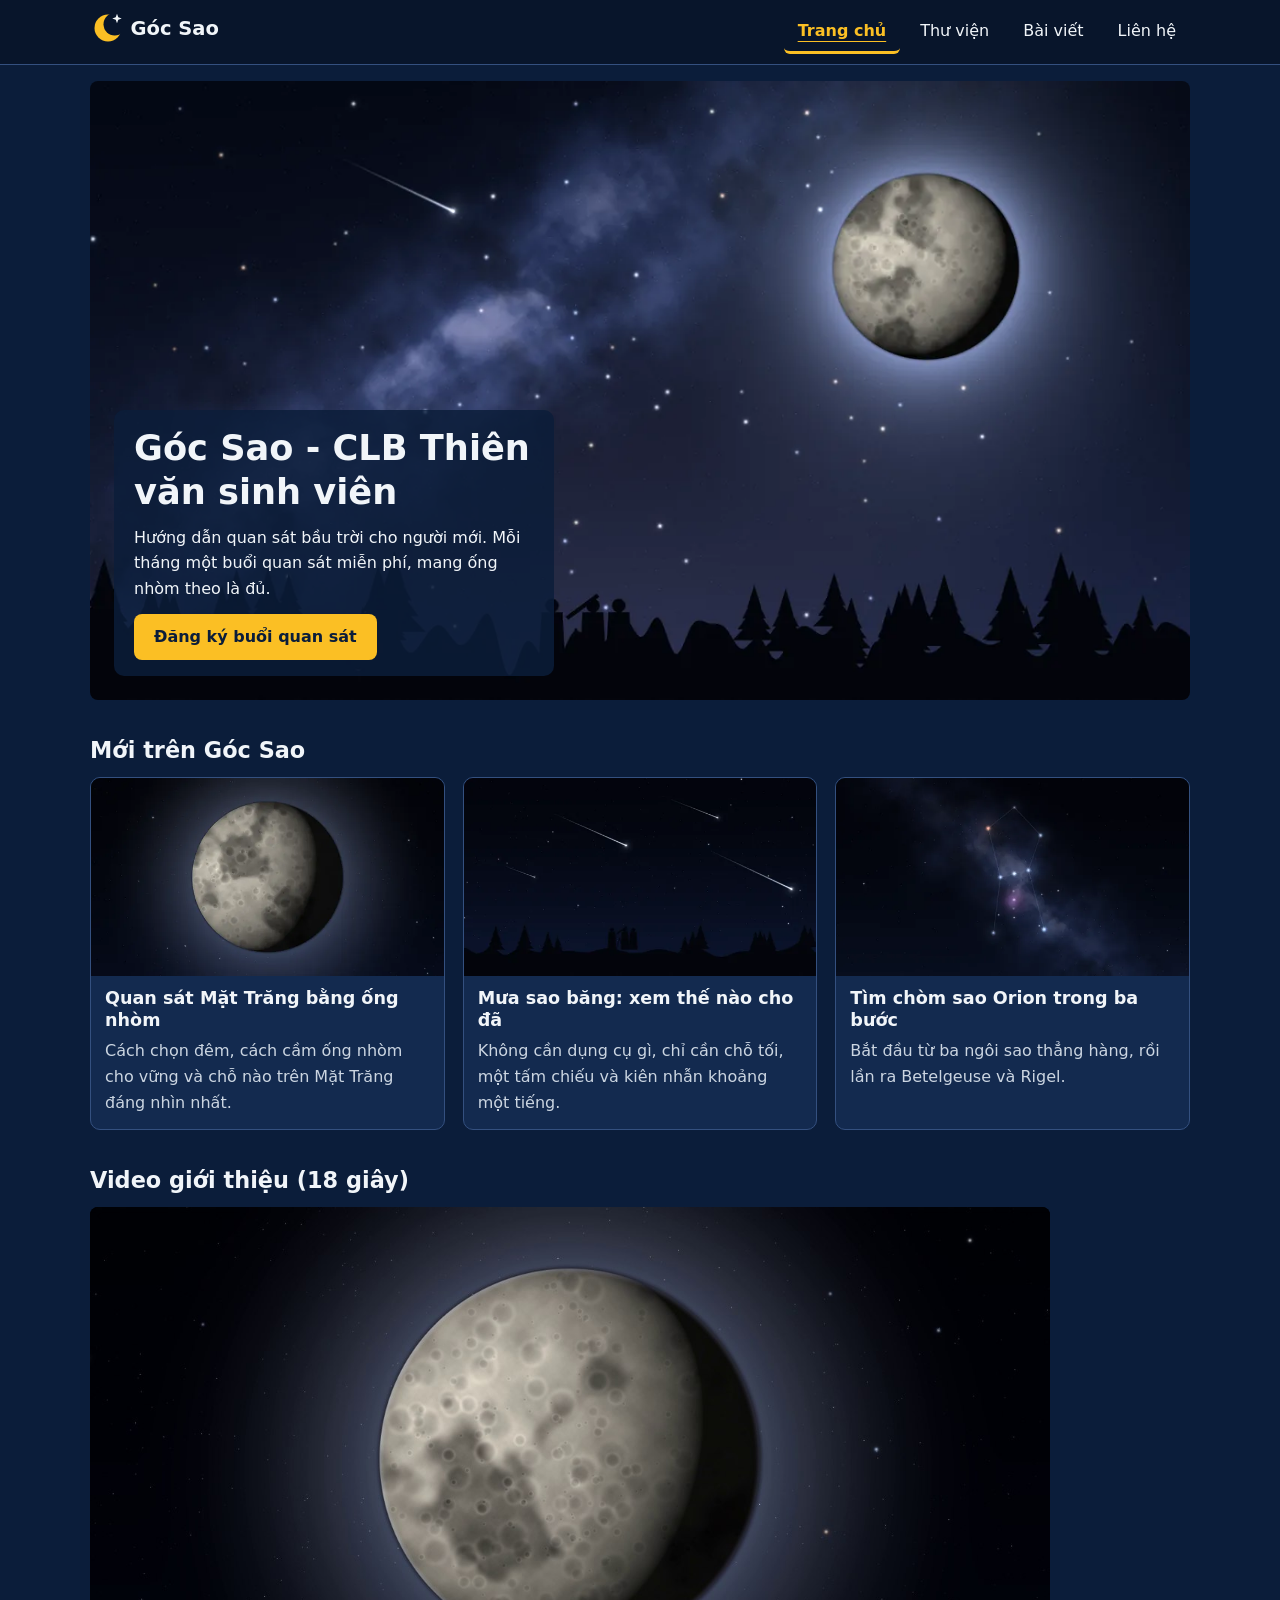
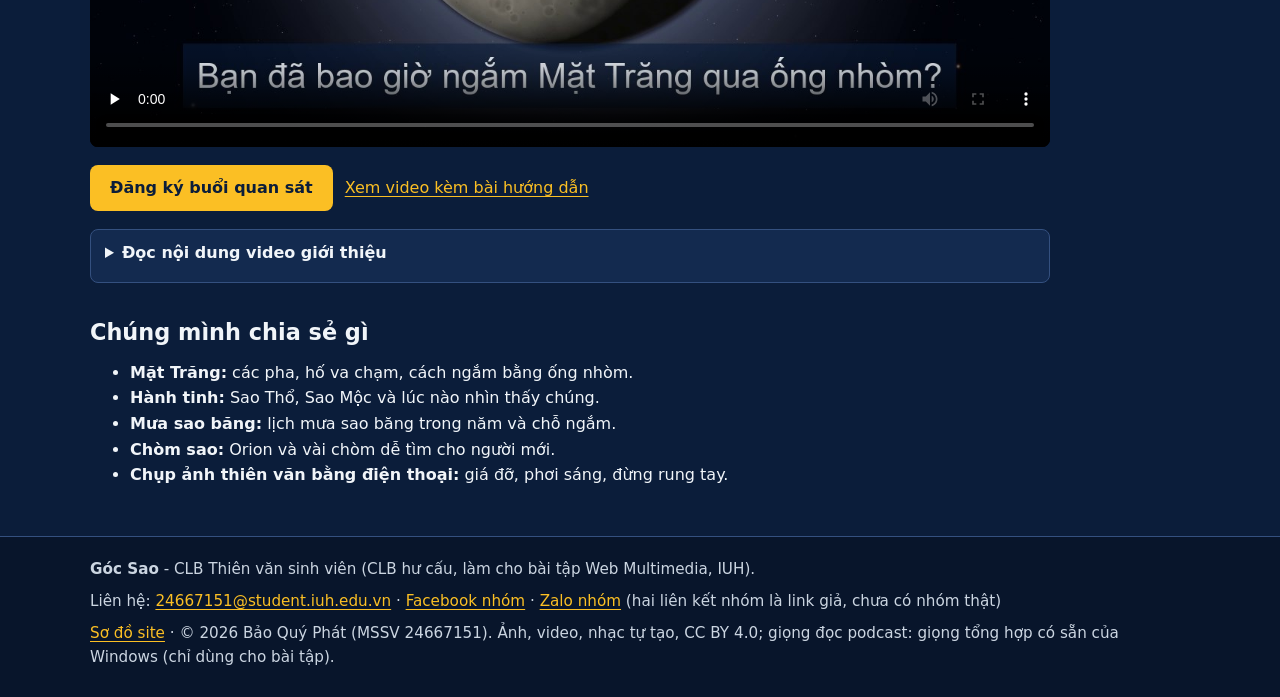
<file: index.html>
<!doctype html>
<html lang="vi">
<head>
<meta charset="utf-8">
<meta name="viewport" content="width=device-width, initial-scale=1">
<title>Trang chủ - Góc Sao</title>
<meta name="description" content="Góc Sao là CLB Thiên văn sinh viên: hướng dẫn quan sát bầu trời cho người mới và buổi quan sát miễn phí mỗi tháng.">
<link rel="icon" href="img/logo.svg" type="image/svg+xml">
<link rel="stylesheet" href="css/site.css">
<link rel="preload" as="image" type="image/webp" href="img/hero-800.webp" imagesrcset="img/hero-480.webp 480w, img/hero-800.webp 800w, img/hero-1200.webp 1200w" imagesizes="(min-width: 1132px) 1100px, 100vw" fetchpriority="high">
</head>
<body>
<a class="skip" href="#noidung">Bỏ qua, tới nội dung chính</a>
<header class="site-header">
  <div class="wrap bar">
    <a class="brand" href="index.html"><img src="img/logo.svg" alt="Góc Sao - về trang chủ" width="150" height="36"></a>
    <nav aria-label="Menu chính">
      <ul class="menu">
        <li><a href="index.html" aria-current="page">Trang chủ</a></li>
        <li><a href="thu-vien.html">Thư viện</a></li>
        <li><a href="bai-viet.html">Bài viết</a></li>
        <li><a href="lien-he.html">Liên hệ</a></li>
      </ul>
    </nav>
  </div>
</header>
<main id="noidung" class="wrap" tabindex="-1">
  <section class="hero" aria-labelledby="tieu-de">
    <picture>
      <source type="image/webp" srcset="img/hero-480.webp 480w, img/hero-800.webp 800w, img/hero-1200.webp 1200w" sizes="(min-width: 1132px) 1100px, 100vw">
      <img src="img/hero-800.jpg" width="800" height="450" alt="Bầu trời đêm có dải Ngân Hà mờ, Mặt Trăng gần tròn ở góc phải, một vệt sao băng và bóng vài người đứng dưới hàng thông cạnh kính thiên văn" fetchpriority="high">
    </picture>
    <div class="hero-text">
      <h1 id="tieu-de">Góc Sao - CLB Thiên văn sinh viên</h1>
      <p>Hướng dẫn quan sát bầu trời cho người mới. Mỗi tháng một buổi quan sát miễn phí, mang ống nhòm theo là đủ.</p>
      <a class="btn" href="lien-he.html">Đăng ký buổi quan sát</a>
    </div>
  </section>

  <section aria-labelledby="tin">
    <h2 id="tin">Mới trên Góc Sao</h2>
    <ul class="cards">
        <li class="card">
          <a class="card-link" href="bai-viet.html">
            <img src="img/tv-mat-trang-320.webp" srcset="img/tv-mat-trang-320.webp 320w, img/tv-mat-trang.webp 640w" sizes="(min-width: 1100px) 340px, (min-width: 768px) 46vw, 100vw" width="640" height="360" alt="" loading="lazy" decoding="async">
            <h3>Quan sát Mặt Trăng bằng ống nhòm</h3>
          </a>
          <p>Cách chọn đêm, cách cầm ống nhòm cho vững và chỗ nào trên Mặt Trăng đáng nhìn nhất.</p>
        </li>
        <li class="card">
          <a class="card-link" href="thu-vien.html">
            <img src="img/tv-sao-bang-320.webp" srcset="img/tv-sao-bang-320.webp 320w, img/tv-sao-bang.webp 640w" sizes="(min-width: 1100px) 340px, (min-width: 768px) 46vw, 100vw" width="640" height="360" alt="" loading="lazy" decoding="async">
            <h3>Mưa sao băng: xem thế nào cho đã</h3>
          </a>
          <p>Không cần dụng cụ gì, chỉ cần chỗ tối, một tấm chiếu và kiên nhẫn khoảng một tiếng.</p>
        </li>
        <li class="card">
          <a class="card-link" href="thu-vien.html">
            <img src="img/tv-orion-320.webp" srcset="img/tv-orion-320.webp 320w, img/tv-orion.webp 640w" sizes="(min-width: 1100px) 340px, (min-width: 768px) 46vw, 100vw" width="640" height="360" alt="" loading="lazy" decoding="async">
            <h3>Tìm chòm sao Orion trong ba bước</h3>
          </a>
          <p>Bắt đầu từ ba ngôi sao thẳng hàng, rồi lần ra Betelgeuse và Rigel.</p>
        </li>
    </ul>
  </section>

  <section aria-labelledby="gioi-thieu">
    <h2 id="gioi-thieu">Video giới thiệu (18 giây)</h2>
    <div class="video-frame">
      <video id="v" controls preload="none" poster="video/poster.jpg" width="1280" height="720">
        <source src="video/gioi-thieu.mp4" type="video/mp4">
        <source src="video/gioi-thieu.webm" type="video/webm">
        <track kind="subtitles" src="video/gioi-thieu-vi.vtt" srclang="vi" label="Tiếng Việt" default>
        <p>Trình duyệt không phát được video. Tải về: <a href="video/gioi-thieu.mp4">MP4</a> hoặc <a href="video/gioi-thieu.webm">WebM</a>.</p>
      </video>
      <div class="actions">
        <a class="btn" href="lien-he.html">Đăng ký buổi quan sát</a>
        <a href="bai-viet.html#video">Xem video kèm bài hướng dẫn</a>
      </div>
      <details>
        <summary>Đọc nội dung video giới thiệu</summary>
        <p>Video 18 giây, không có lời thoại, chỉ có nhạc nền. Nội dung theo từng đoạn:</p>
        <ol>
          <li><strong>0 - 3 giây:</strong> Nền trời đêm nhiều sao, biểu tượng trăng khuyết vàng cùng ngôi sao trắng hiện dần. Chữ trên hình: "Góc Sao". Nhạc nền êm bắt đầu.</li>
          <li><strong>3 - 7 giây:</strong> Mặt Trăng to dần, chuyển động rất chậm. Chữ: "Bạn đã bao giờ ngắm Mặt Trăng qua ống nhòm?"</li>
          <li><strong>7 - 11 giây:</strong> Sao Thổ có vành đai xoay nhẹ giữa nền sao. Chữ: "Hành tinh, chòm sao, mưa sao băng…"</li>
          <li><strong>11 - 15 giây:</strong> Vài vệt sao băng chạy chéo màn hình, dải Ngân Hà mờ phía sau, có tiếng vút nhẹ. Chữ: "Mỗi tháng một buổi quan sát miễn phí"</li>
          <li><strong>15 - 18 giây:</strong> Logo trăng khuyết và chữ "Góc Sao", bên dưới là lời kêu gọi màu vàng: "Đăng ký tại trang Liên hệ". Nhạc nhỏ dần rồi tắt.</li>
        </ol>
      </details>
    </div>
  </section>

  <section aria-labelledby="chu-de">
    <h2 id="chu-de">Chúng mình chia sẻ gì</h2>
    <ul>
      <li><strong>Mặt Trăng:</strong> các pha, hố va chạm, cách ngắm bằng ống nhòm.</li>
      <li><strong>Hành tinh:</strong> Sao Thổ, Sao Mộc và lúc nào nhìn thấy chúng.</li>
      <li><strong>Mưa sao băng:</strong> lịch mưa sao băng trong năm và chỗ ngắm.</li>
      <li><strong>Chòm sao:</strong> Orion và vài chòm dễ tìm cho người mới.</li>
      <li><strong>Chụp ảnh thiên văn bằng điện thoại:</strong> giá đỡ, phơi sáng, đừng rung tay.</li>
    </ul>
  </section>
</main>
<footer class="site-footer">
  <div class="wrap">
    <p><strong>Góc Sao</strong> - CLB Thiên văn sinh viên (CLB hư cấu, làm cho bài tập Web Multimedia, IUH).</p>
    <p>Liên hệ: <a href="mailto:24667151@student.iuh.edu.vn">24667151@student.iuh.edu.vn</a> ·
      <a href="#">Facebook nhóm</a> · <a href="#">Zalo nhóm</a> (hai liên kết nhóm là link giả, chưa có nhóm thật)</p>
    <p><a href="so-do-site.html">Sơ đồ site</a> · © 2026 Bảo Quý Phát (MSSV 24667151). Ảnh, video, nhạc tự tạo, CC BY 4.0; giọng đọc podcast: giọng tổng hợp có sẵn của Windows (chỉ dùng cho bài tập).</p>
  </div>
</footer>
</body>
</html>
</file>
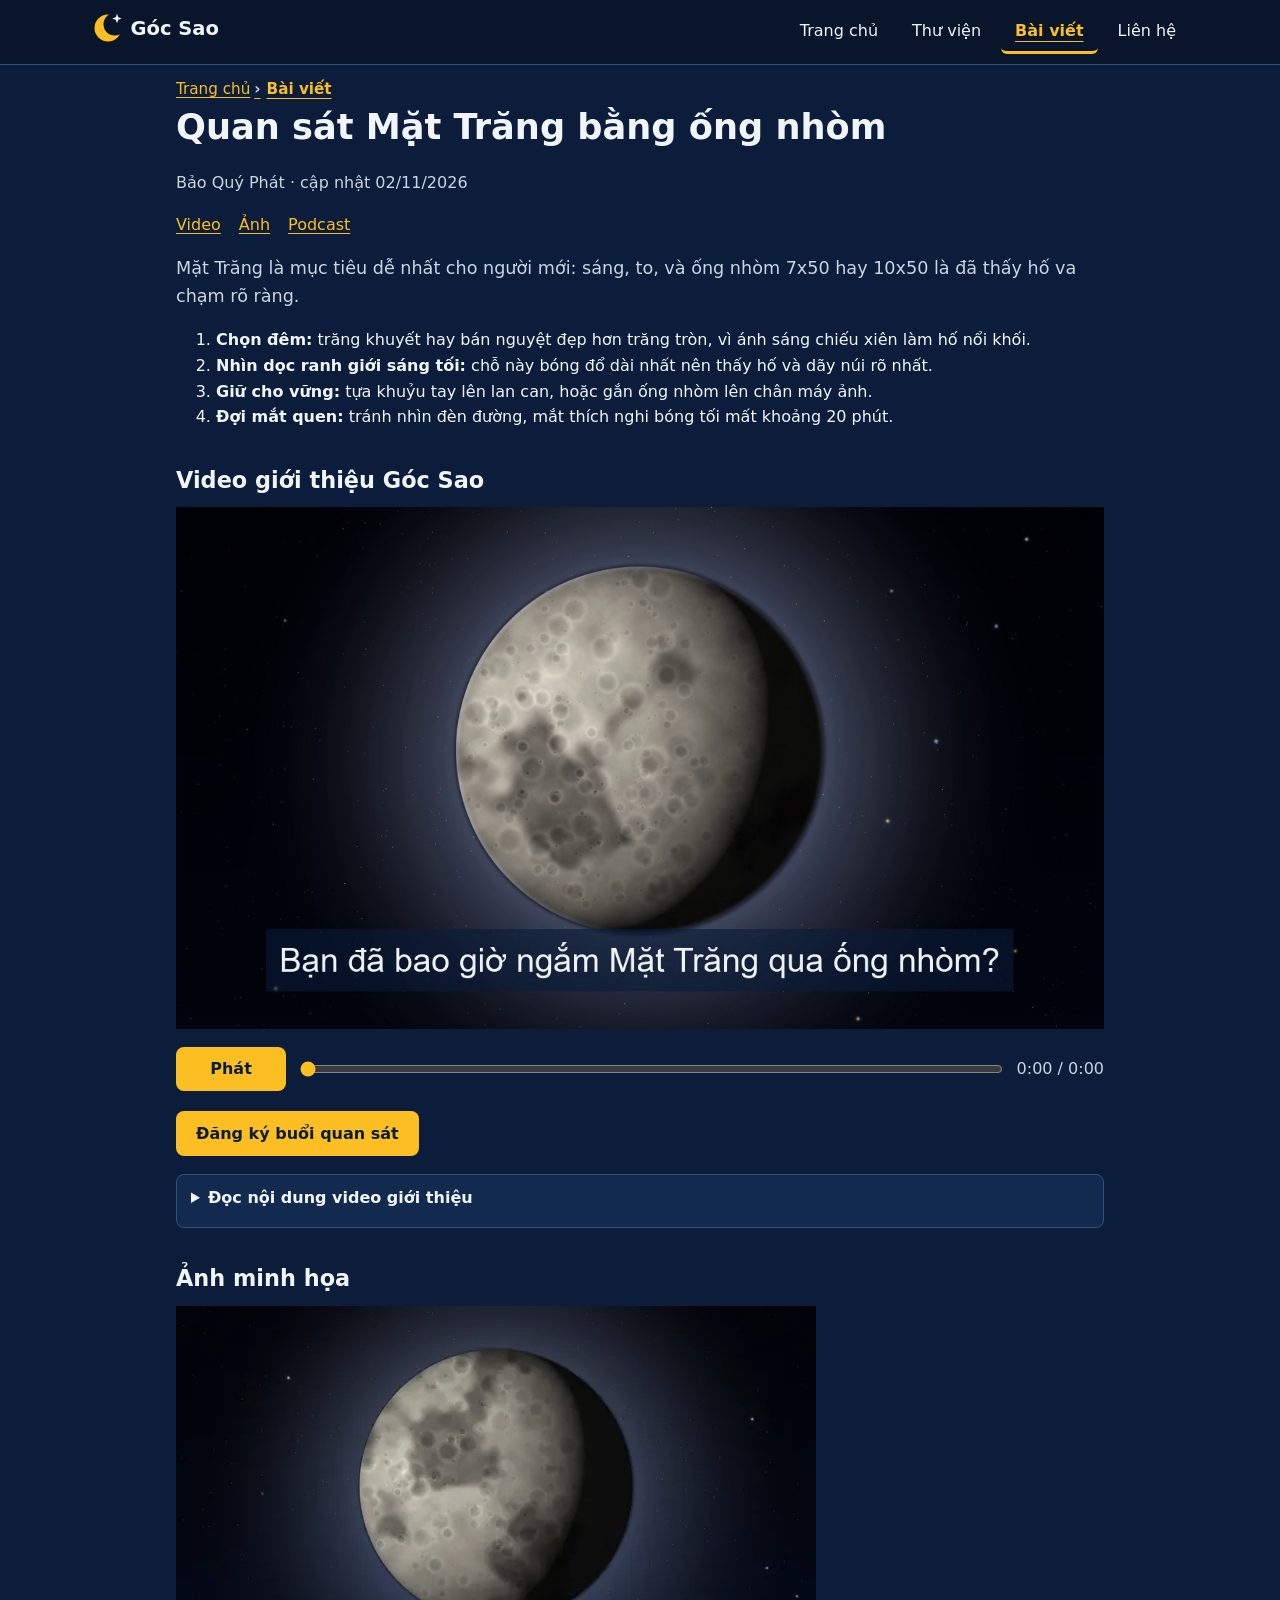
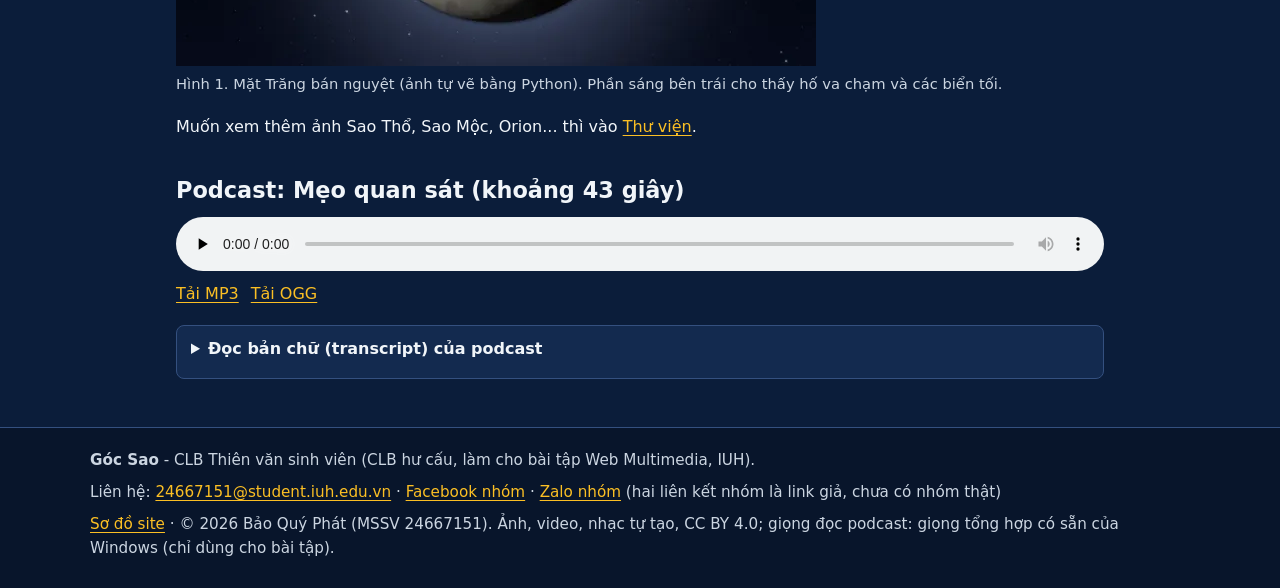
<file: bai-viet.html>
<!doctype html>
<html lang="vi">
<head>
<meta charset="utf-8">
<meta name="viewport" content="width=device-width, initial-scale=1">
<title>Quan sát Mặt Trăng bằng ống nhòm - Góc Sao</title>
<meta name="description" content="Hướng dẫn quan sát Mặt Trăng bằng ống nhòm cho người mới, kèm video ngắn, ảnh minh họa và podcast Mẹo quan sát.">
<link rel="icon" href="img/logo.svg" type="image/svg+xml">
<link rel="stylesheet" href="css/site.css">
</head>
<body>
<a class="skip" href="#noidung">Bỏ qua, tới nội dung chính</a>
<header class="site-header">
  <div class="wrap bar">
    <a class="brand" href="index.html"><img src="img/logo.svg" alt="Góc Sao - về trang chủ" width="150" height="36"></a>
    <nav aria-label="Menu chính">
      <ul class="menu">
        <li><a href="index.html">Trang chủ</a></li>
        <li><a href="thu-vien.html">Thư viện</a></li>
        <li><a href="bai-viet.html" aria-current="page">Bài viết</a></li>
        <li><a href="lien-he.html">Liên hệ</a></li>
      </ul>
    </nav>
  </div>
</header>
<main id="noidung" class="wrap narrow" tabindex="-1">
  <nav class="breadcrumb" aria-label="Breadcrumb">
    <ol>
      <li><a href="index.html">Trang chủ</a></li>
      <li aria-current="page">Bài viết</li>
    </ol>
  </nav>

  <article>
    <h1>Quan sát Mặt Trăng bằng ống nhòm</h1>
    <p class="muted">Bảo Quý Phát · cập nhật <time datetime="2026-11-02">02/11/2026</time></p>
    <nav class="toc" aria-label="Mục lục bài viết">
      <ol>
        <li><a href="#video">Video</a></li>
        <li><a href="#anh">Ảnh</a></li>
        <li><a href="#podcast">Podcast</a></li>
      </ol>
    </nav>
    <p class="lead">Mặt Trăng là mục tiêu dễ nhất cho người mới: sáng, to, và ống nhòm 7x50 hay 10x50 là đã thấy hố va chạm rõ ràng.</p>
    <ol>
      <li><strong>Chọn đêm:</strong> trăng khuyết hay bán nguyệt đẹp hơn trăng tròn, vì ánh sáng chiếu xiên làm hố nổi khối.</li>
      <li><strong>Nhìn dọc ranh giới sáng tối:</strong> chỗ này bóng đổ dài nhất nên thấy hố và dãy núi rõ nhất.</li>
      <li><strong>Giữ cho vững:</strong> tựa khuỷu tay lên lan can, hoặc gắn ống nhòm lên chân máy ảnh.</li>
      <li><strong>Đợi mắt quen:</strong> tránh nhìn đèn đường, mắt thích nghi bóng tối mất khoảng 20 phút.</li>
    </ol>

    <section id="video" aria-labelledby="h-video">
      <h2 id="h-video">Video giới thiệu Góc Sao</h2>
      <div class="player" data-player>
        <video id="v" controls preload="none" poster="video/poster.jpg" width="1280" height="720">
        <source src="video/gioi-thieu.mp4" type="video/mp4">
        <source src="video/gioi-thieu.webm" type="video/webm">
        <track kind="subtitles" src="video/gioi-thieu-vi.vtt" srclang="vi" label="Tiếng Việt" default>
        <p>Trình duyệt không phát được video. Tải về: <a href="video/gioi-thieu.mp4">MP4</a> hoặc <a href="video/gioi-thieu.webm">WebM</a>.</p>
      </video>
        <div class="ctl" hidden>
          <button type="button" class="btn">Phát</button>
          <input type="range" min="0" max="100" step="0.1" value="0" aria-label="Thanh tiến độ video">
          <output>0:00 / 0:18</output>
        </div>
        <p class="loi" role="alert" hidden></p>
        <div class="actions">
          <a class="btn" href="lien-he.html">Đăng ký buổi quan sát</a>
        </div>
        <details>
        <summary>Đọc nội dung video giới thiệu</summary>
        <p>Video 18 giây, không có lời thoại, chỉ có nhạc nền. Nội dung theo từng đoạn:</p>
        <ol>
          <li><strong>0 - 3 giây:</strong> Nền trời đêm nhiều sao, biểu tượng trăng khuyết vàng cùng ngôi sao trắng hiện dần. Chữ trên hình: "Góc Sao". Nhạc nền êm bắt đầu.</li>
          <li><strong>3 - 7 giây:</strong> Mặt Trăng to dần, chuyển động rất chậm. Chữ: "Bạn đã bao giờ ngắm Mặt Trăng qua ống nhòm?"</li>
          <li><strong>7 - 11 giây:</strong> Sao Thổ có vành đai xoay nhẹ giữa nền sao. Chữ: "Hành tinh, chòm sao, mưa sao băng…"</li>
          <li><strong>11 - 15 giây:</strong> Vài vệt sao băng chạy chéo màn hình, dải Ngân Hà mờ phía sau, có tiếng vút nhẹ. Chữ: "Mỗi tháng một buổi quan sát miễn phí"</li>
          <li><strong>15 - 18 giây:</strong> Logo trăng khuyết và chữ "Góc Sao", bên dưới là lời kêu gọi màu vàng: "Đăng ký tại trang Liên hệ". Nhạc nhỏ dần rồi tắt.</li>
        </ol>
      </details>
      </div>
    </section>

    <section id="anh" aria-labelledby="h-anh">
      <h2 id="h-anh">Ảnh minh họa</h2>
      <figure>
        <img src="img/tv-mat-trang.webp" srcset="img/tv-mat-trang-320.webp 320w, img/tv-mat-trang.webp 640w" sizes="(min-width: 1100px) 340px, (min-width: 768px) 46vw, 100vw" width="640" height="360" alt="Mặt Trăng bán nguyệt với các biển tối và nhiều hố va chạm, phần bên phải chìm trong bóng tối">
        <figcaption>Hình 1. Mặt Trăng bán nguyệt (ảnh tự vẽ bằng Python). Phần sáng bên trái cho thấy hố va chạm và các biển tối.</figcaption>
      </figure>
      <p>Muốn xem thêm ảnh Sao Thổ, Sao Mộc, Orion... thì vào <a href="thu-vien.html">Thư viện</a>.</p>
    </section>

    <section id="podcast" aria-labelledby="h-pod">
      <h2 id="h-pod">Podcast: Mẹo quan sát (khoảng 43 giây)</h2>
      <audio id="pod" controls preload="none">
      <source src="audio/meo-quan-sat.mp3" type="audio/mpeg">
      <source src="audio/meo-quan-sat.ogg" type="audio/ogg">
      Trình duyệt không phát được âm thanh, bạn tải về nghe bằng liên kết bên dưới.
    </audio>
    <p class="actions"><a href="audio/meo-quan-sat.mp3" download>Tải MP3</a> <a href="audio/meo-quan-sat.ogg" download>Tải OGG</a></p>
    <details>
      <summary>Đọc bản chữ (transcript) của podcast</summary>
          <p>Xin chào, đây là Mẹo quan sát của Góc Sao. Nghe xong là đi ngắm sao được liền.</p>
          <p>Mẹo một. Tìm chỗ tối, tránh đèn đường, rồi để mắt làm quen với bóng tối khoảng hai mươi phút.</p>
          <p>Mẹo hai. Bắt đầu với ống nhòm, đừng vội mua kính thiên văn, vì ống nhòm nhẹ và nhìn được vùng trời rộng.</p>
          <p>Mẹo ba. Xem lịch Mặt Trăng, đêm trăng non mới thấy sao rõ nhất. Còn muốn ngắm Mặt Trăng thì chọn đêm trăng lưỡi liềm.</p>
          <p>Mẹo bốn. Mang áo ấm, nước uống và đèn pin ánh sáng đỏ để không làm lóa mắt người bên cạnh.</p>
          <p>Hẹn gặp bạn ở buổi quan sát tới. Đăng ký ở trang Liên hệ nhé.</p>
    </details>
    </section>
  </article>
</main>
<footer class="site-footer">
  <div class="wrap">
    <p><strong>Góc Sao</strong> - CLB Thiên văn sinh viên (CLB hư cấu, làm cho bài tập Web Multimedia, IUH).</p>
    <p>Liên hệ: <a href="mailto:24667151@student.iuh.edu.vn">24667151@student.iuh.edu.vn</a> ·
      <a href="#">Facebook nhóm</a> · <a href="#">Zalo nhóm</a> (hai liên kết nhóm là link giả, chưa có nhóm thật)</p>
    <p><a href="so-do-site.html">Sơ đồ site</a> · © 2026 Bảo Quý Phát (MSSV 24667151). Ảnh, video, nhạc tự tạo, CC BY 4.0; giọng đọc podcast: giọng tổng hợp có sẵn của Windows (chỉ dùng cho bài tập).</p>
  </div>
</footer>
<script src="js/player.js" defer></script>
</body>
</html>
</file>
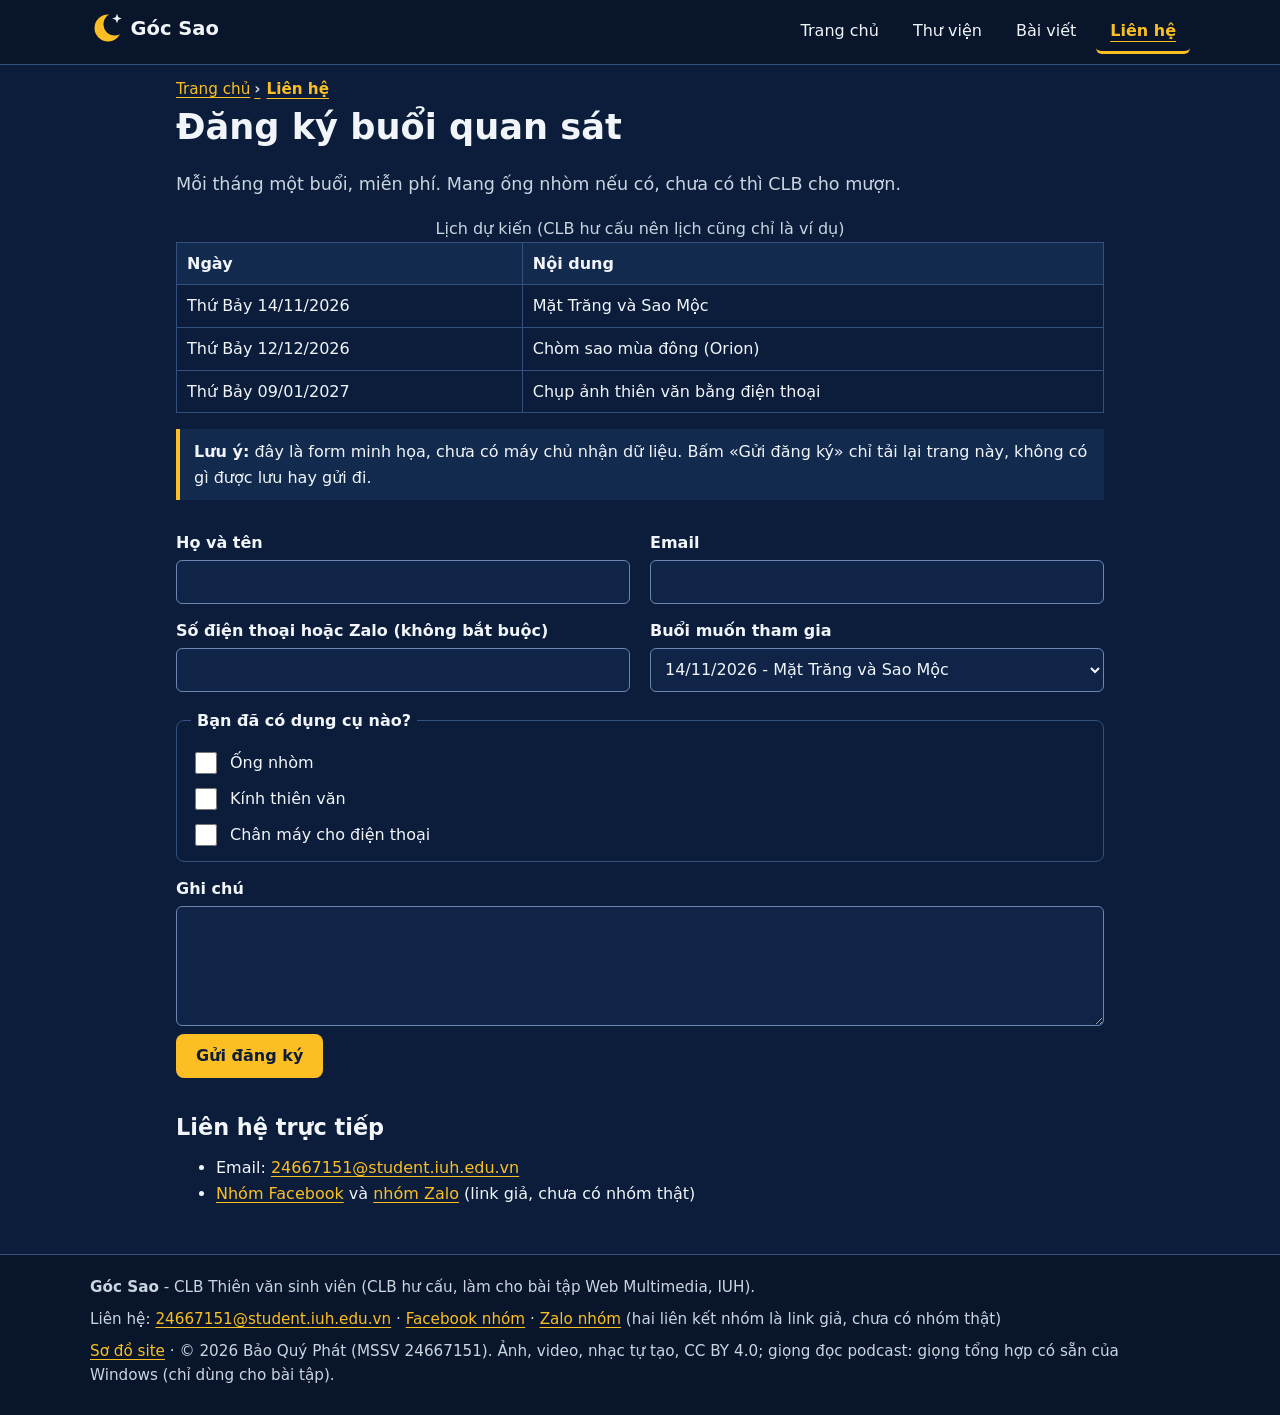
<file: lien-he.html>
<!doctype html>
<html lang="vi">
<head>
<meta charset="utf-8">
<meta name="viewport" content="width=device-width, initial-scale=1">
<title>Liên hệ - Góc Sao</title>
<meta name="description" content="Đăng ký buổi quan sát bầu trời của CLB Thiên văn sinh viên Góc Sao.">
<link rel="icon" href="img/logo.svg" type="image/svg+xml">
<link rel="stylesheet" href="css/site.css">
</head>
<body>
<a class="skip" href="#noidung">Bỏ qua, tới nội dung chính</a>
<header class="site-header">
  <div class="wrap bar">
    <a class="brand" href="index.html"><img src="img/logo.svg" alt="Góc Sao - về trang chủ" width="150" height="36"></a>
    <nav aria-label="Menu chính">
      <ul class="menu">
        <li><a href="index.html">Trang chủ</a></li>
        <li><a href="thu-vien.html">Thư viện</a></li>
        <li><a href="bai-viet.html">Bài viết</a></li>
        <li><a href="lien-he.html" aria-current="page">Liên hệ</a></li>
      </ul>
    </nav>
  </div>
</header>
<main id="noidung" class="wrap narrow" tabindex="-1">
  <nav class="breadcrumb" aria-label="Breadcrumb">
    <ol>
      <li><a href="index.html">Trang chủ</a></li>
      <li aria-current="page">Liên hệ</li>
    </ol>
  </nav>

  <h1>Đăng ký buổi quan sát</h1>
  <p class="lead">Mỗi tháng một buổi, miễn phí. Mang ống nhòm nếu có, chưa có thì CLB cho mượn.</p>
  <table>
    <caption class="muted">Lịch dự kiến (CLB hư cấu nên lịch cũng chỉ là ví dụ)</caption>
    <thead><tr><th scope="col">Ngày</th><th scope="col">Nội dung</th></tr></thead>
    <tbody>
      <tr><td>Thứ Bảy 14/11/2026</td><td>Mặt Trăng và Sao Mộc</td></tr>
      <tr><td>Thứ Bảy 12/12/2026</td><td>Chòm sao mùa đông (Orion)</td></tr>
      <tr><td>Thứ Bảy 09/01/2027</td><td>Chụp ảnh thiên văn bằng điện thoại</td></tr>
    </tbody>
  </table>
  <p class="note"><strong>Lưu ý:</strong> đây là form minh họa, chưa có máy chủ nhận dữ liệu. Bấm «Gửi đăng ký» chỉ tải lại trang này, không có gì được lưu hay gửi đi.</p>
  <form action="lien-he.html" method="get">
    <div class="form-grid">
      <div><label for="ten">Họ và tên</label><input type="text" id="ten" name="ten" required autocomplete="name"></div>
      <div><label for="email">Email</label><input type="email" id="email" name="email" required autocomplete="email"></div>
      <div><label for="sdt">Số điện thoại hoặc Zalo (không bắt buộc)</label><input type="tel" id="sdt" name="sdt" autocomplete="tel"></div>
      <div><label for="buoi">Buổi muốn tham gia</label>
        <select id="buoi" name="buoi">
          <option>14/11/2026 - Mặt Trăng và Sao Mộc</option>
          <option>12/12/2026 - Chòm sao Orion</option>
          <option>09/01/2027 - Chụp ảnh bằng điện thoại</option>
        </select></div>
      <fieldset class="full">
        <legend>Bạn đã có dụng cụ nào?</legend>
        <label class="check"><input type="checkbox" name="dungcu" value="ongnhom"> Ống nhòm</label>
        <label class="check"><input type="checkbox" name="dungcu" value="kinh"> Kính thiên văn</label>
        <label class="check"><input type="checkbox" name="dungcu" value="chanmay"> Chân máy cho điện thoại</label>
      </fieldset>
      <div class="full"><label for="ghichu">Ghi chú</label><textarea id="ghichu" name="ghichu" rows="4"></textarea></div>
    </div>
    <p><button class="btn" type="submit">Gửi đăng ký</button></p>
  </form>
  <h2>Liên hệ trực tiếp</h2>
  <ul>
    <li>Email: <a href="mailto:24667151@student.iuh.edu.vn">24667151@student.iuh.edu.vn</a></li>
    <li><a href="#">Nhóm Facebook</a> và <a href="#">nhóm Zalo</a> (link giả, chưa có nhóm thật)</li>
  </ul>
</main>
<footer class="site-footer">
  <div class="wrap">
    <p><strong>Góc Sao</strong> - CLB Thiên văn sinh viên (CLB hư cấu, làm cho bài tập Web Multimedia, IUH).</p>
    <p>Liên hệ: <a href="mailto:24667151@student.iuh.edu.vn">24667151@student.iuh.edu.vn</a> ·
      <a href="#">Facebook nhóm</a> · <a href="#">Zalo nhóm</a> (hai liên kết nhóm là link giả, chưa có nhóm thật)</p>
    <p><a href="so-do-site.html">Sơ đồ site</a> · © 2026 Bảo Quý Phát (MSSV 24667151). Ảnh, video, nhạc tự tạo, CC BY 4.0; giọng đọc podcast: giọng tổng hợp có sẵn của Windows (chỉ dùng cho bài tập).</p>
  </div>
</footer>
</body>
</html>
</file>
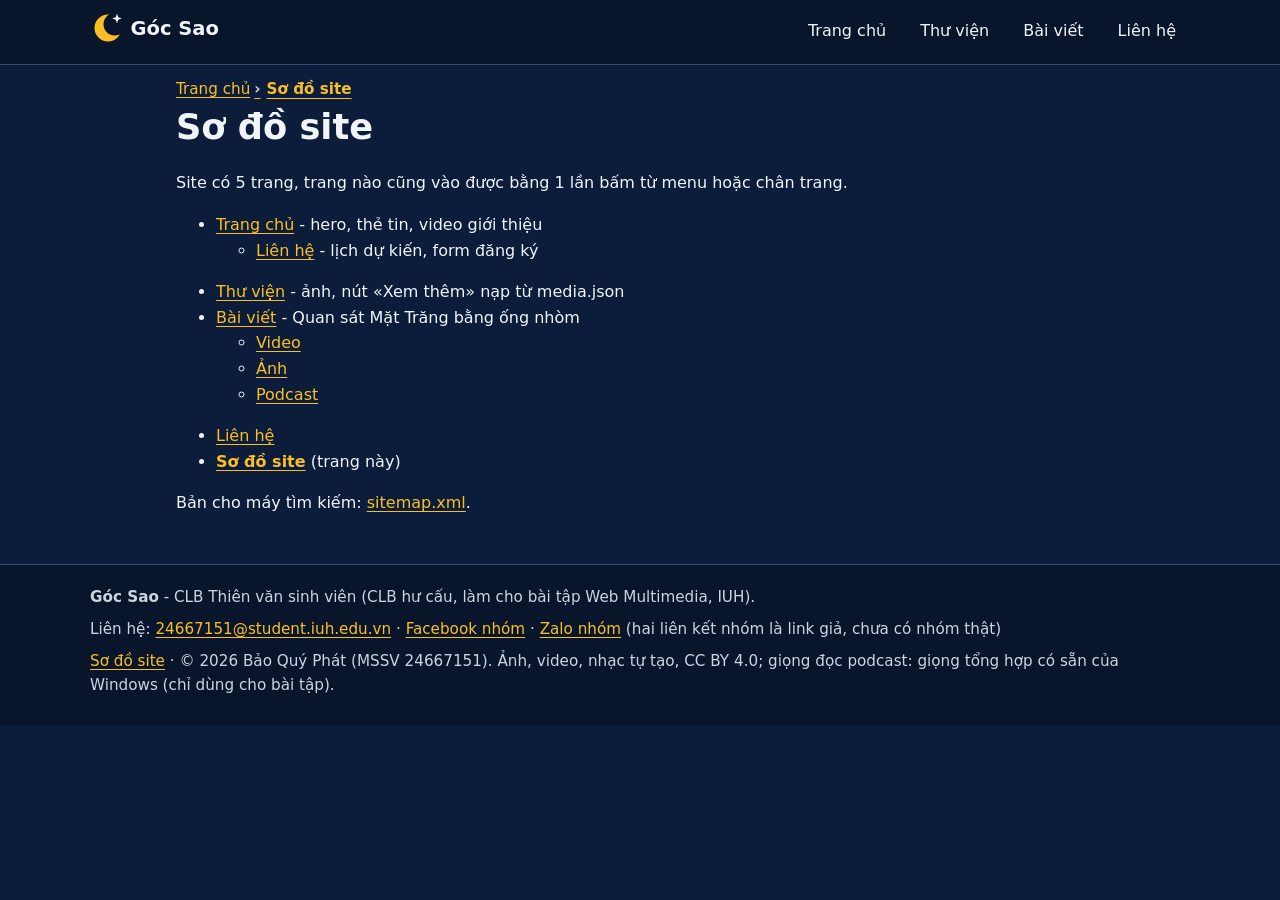
<file: so-do-site.html>
<!doctype html>
<html lang="vi">
<head>
<meta charset="utf-8">
<meta name="viewport" content="width=device-width, initial-scale=1">
<title>Sơ đồ site - Góc Sao</title>
<meta name="description" content="Sơ đồ các trang của website Góc Sao.">
<link rel="icon" href="img/logo.svg" type="image/svg+xml">
<link rel="stylesheet" href="css/site.css">
</head>
<body>
<a class="skip" href="#noidung">Bỏ qua, tới nội dung chính</a>
<header class="site-header">
  <div class="wrap bar">
    <a class="brand" href="index.html"><img src="img/logo.svg" alt="Góc Sao - về trang chủ" width="150" height="36"></a>
    <nav aria-label="Menu chính">
      <ul class="menu">
        <li><a href="index.html">Trang chủ</a></li>
        <li><a href="thu-vien.html">Thư viện</a></li>
        <li><a href="bai-viet.html">Bài viết</a></li>
        <li><a href="lien-he.html">Liên hệ</a></li>
      </ul>
    </nav>
  </div>
</header>
<main id="noidung" class="wrap narrow" tabindex="-1">
  <nav class="breadcrumb" aria-label="Breadcrumb">
    <ol>
      <li><a href="index.html">Trang chủ</a></li>
      <li aria-current="page">Sơ đồ site</li>
    </ol>
  </nav>

  <h1>Sơ đồ site</h1>
  <p>Site có 5 trang, trang nào cũng vào được bằng 1 lần bấm từ menu hoặc chân trang.</p>
  <ul>
    <li><a href="index.html">Trang chủ</a> - hero, thẻ tin, video giới thiệu
      <ul>
        <li><a href="lien-he.html">Liên hệ</a> - lịch dự kiến, form đăng ký</li>
      </ul>
    </li>
    <li><a href="thu-vien.html">Thư viện</a> - ảnh, nút «Xem thêm» nạp từ media.json</li>
    <li><a href="bai-viet.html">Bài viết</a> - Quan sát Mặt Trăng bằng ống nhòm
      <ul>
        <li><a href="bai-viet.html#video">Video</a></li>
        <li><a href="bai-viet.html#anh">Ảnh</a></li>
        <li><a href="bai-viet.html#podcast">Podcast</a></li>
      </ul>
    </li>
    <li><a href="lien-he.html">Liên hệ</a></li>
    <li><a href="so-do-site.html" aria-current="page">Sơ đồ site</a> (trang này)</li>
  </ul>
  <p>Bản cho máy tìm kiếm: <a href="sitemap.xml">sitemap.xml</a>.</p>
</main>
<footer class="site-footer">
  <div class="wrap">
    <p><strong>Góc Sao</strong> - CLB Thiên văn sinh viên (CLB hư cấu, làm cho bài tập Web Multimedia, IUH).</p>
    <p>Liên hệ: <a href="mailto:24667151@student.iuh.edu.vn">24667151@student.iuh.edu.vn</a> ·
      <a href="#">Facebook nhóm</a> · <a href="#">Zalo nhóm</a> (hai liên kết nhóm là link giả, chưa có nhóm thật)</p>
    <p><a href="so-do-site.html">Sơ đồ site</a> · © 2026 Bảo Quý Phát (MSSV 24667151). Ảnh, video, nhạc tự tạo, CC BY 4.0; giọng đọc podcast: giọng tổng hợp có sẵn của Windows (chỉ dùng cho bài tập).</p>
  </div>
</footer>
</body>
</html>
</file>
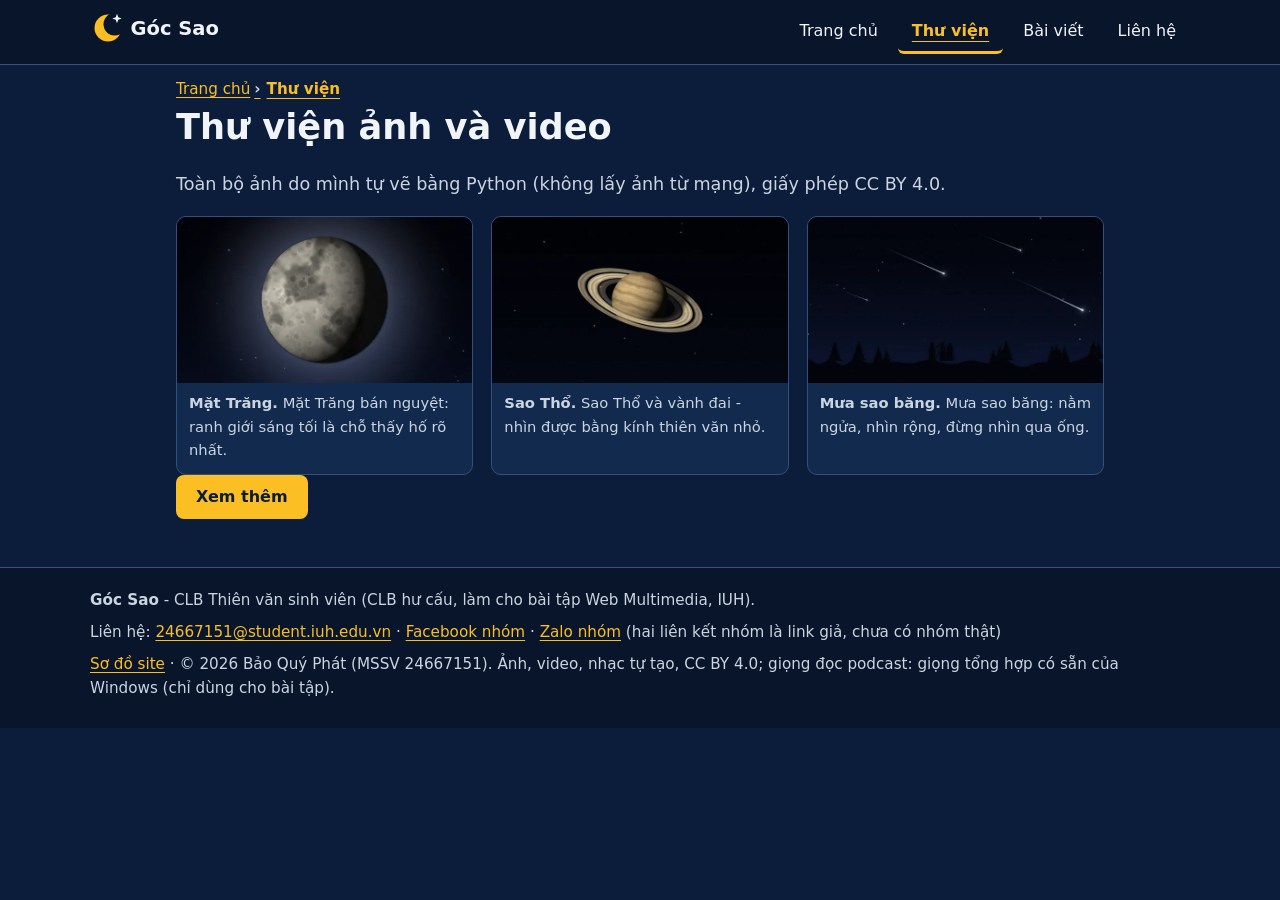
<file: thu-vien.html>
<!doctype html>
<html lang="vi">
<head>
<meta charset="utf-8">
<meta name="viewport" content="width=device-width, initial-scale=1">
<title>Thư viện - Góc Sao</title>
<meta name="description" content="Thư viện ảnh và video của Góc Sao: Mặt Trăng, Sao Thổ, mưa sao băng, Orion, Ngân Hà, Sao Mộc.">
<link rel="icon" href="img/logo.svg" type="image/svg+xml">
<link rel="stylesheet" href="css/site.css">
</head>
<body>
<a class="skip" href="#noidung">Bỏ qua, tới nội dung chính</a>
<header class="site-header">
  <div class="wrap bar">
    <a class="brand" href="index.html"><img src="img/logo.svg" alt="Góc Sao - về trang chủ" width="150" height="36"></a>
    <nav aria-label="Menu chính">
      <ul class="menu">
        <li><a href="index.html">Trang chủ</a></li>
        <li><a href="thu-vien.html" aria-current="page">Thư viện</a></li>
        <li><a href="bai-viet.html">Bài viết</a></li>
        <li><a href="lien-he.html">Liên hệ</a></li>
      </ul>
    </nav>
  </div>
</header>
<main id="noidung" class="wrap narrow" tabindex="-1">
  <nav class="breadcrumb" aria-label="Breadcrumb">
    <ol>
      <li><a href="index.html">Trang chủ</a></li>
      <li aria-current="page">Thư viện</li>
    </ol>
  </nav>

  <h1>Thư viện ảnh và video</h1>
  <p class="lead">Toàn bộ ảnh do mình tự vẽ bằng Python (không lấy ảnh từ mạng), giấy phép CC BY 4.0.</p>
  <ul class="gallery" id="luoi">
        <li>
          <figure>
            <img src="img/tv-mat-trang.webp" srcset="img/tv-mat-trang-320.webp 320w, img/tv-mat-trang.webp 640w" sizes="(min-width: 1100px) 340px, (min-width: 768px) 46vw, 100vw" width="640" height="360" alt="Mặt Trăng bán nguyệt với các biển tối và nhiều hố va chạm, phần bên phải chìm trong bóng tối">
            <figcaption><strong>Mặt Trăng.</strong> Mặt Trăng bán nguyệt: ranh giới sáng tối là chỗ thấy hố rõ nhất.</figcaption>
          </figure>
        </li>
        <li>
          <figure>
            <img src="img/tv-sao-tho.webp" srcset="img/tv-sao-tho-320.webp 320w, img/tv-sao-tho.webp 640w" sizes="(min-width: 1100px) 340px, (min-width: 768px) 46vw, 100vw" width="640" height="360" alt="Sao Thổ màu vàng nhạt với các dải mây ngang và hệ vành đai nghiêng" loading="lazy" decoding="async">
            <figcaption><strong>Sao Thổ.</strong> Sao Thổ và vành đai - nhìn được bằng kính thiên văn nhỏ.</figcaption>
          </figure>
        </li>
        <li>
          <figure>
            <img src="img/tv-sao-bang.webp" srcset="img/tv-sao-bang-320.webp 320w, img/tv-sao-bang.webp 640w" sizes="(min-width: 1100px) 340px, (min-width: 768px) 46vw, 100vw" width="640" height="360" alt="Bốn vệt sao băng sáng chạy chéo trên bầu trời đầy sao, dưới là bóng cây thông và vài người đứng ngắm" loading="lazy" decoding="async">
            <figcaption><strong>Mưa sao băng.</strong> Mưa sao băng: nằm ngửa, nhìn rộng, đừng nhìn qua ống.</figcaption>
          </figure>
        </li>
  </ul>
    <p><button class="btn" type="button" id="xemthem">Xem thêm</button></p>
    <p id="trangthai" role="status" class="muted"></p>
    <noscript><p class="note">Nút «Xem thêm» cần JavaScript để nạp danh sách từ media.json.</p></noscript>

</main>
<footer class="site-footer">
  <div class="wrap">
    <p><strong>Góc Sao</strong> - CLB Thiên văn sinh viên (CLB hư cấu, làm cho bài tập Web Multimedia, IUH).</p>
    <p>Liên hệ: <a href="mailto:24667151@student.iuh.edu.vn">24667151@student.iuh.edu.vn</a> ·
      <a href="#">Facebook nhóm</a> · <a href="#">Zalo nhóm</a> (hai liên kết nhóm là link giả, chưa có nhóm thật)</p>
    <p><a href="so-do-site.html">Sơ đồ site</a> · © 2026 Bảo Quý Phát (MSSV 24667151). Ảnh, video, nhạc tự tạo, CC BY 4.0; giọng đọc podcast: giọng tổng hợp có sẵn của Windows (chỉ dùng cho bài tập).</p>
  </div>
</footer>
<script src="js/xemthem.js" defer></script>
</body>
</html>
</file>
<file: css/site.css>
/* site.css - Góc Sao | Bảo Quý Phát 24667151 | mobile-first, một tệp dùng chung */
:root {
  --bg: #0b1d3a;
  --bg2: #132a4f;
  --fg: #f1f5f9;
  --muted: #cbd5e1;
  --accent: #fbbf24;
  --line: #34507f;
  --maxw: 1100px;
  --narrow: 960px;
}

*, *::before, *::after { box-sizing: border-box; }

html { -webkit-text-size-adjust: 100%; }

body {
  margin: 0;
  background: var(--bg);
  color: var(--fg);
  font-family: system-ui, -apple-system, "Segoe UI", Roboto, Arial, sans-serif;
  font-size: 1rem;
  line-height: 1.6;
}

h1, h2, h3 { line-height: 1.25; margin: 0 0 .6em; }
h1 { font-size: 1.75rem; }
h2 { font-size: 1.4rem; margin-top: 1.6em; }
h3 { font-size: 1.1rem; }
p, ul, ol { margin: 0 0 1em; }

a { color: var(--accent); text-underline-offset: 3px; }
a:hover { color: #fde68a; }

.wrap { width: 100%; max-width: calc(var(--maxw) + 32px); margin: 0 auto; padding-left: 16px; padding-right: 16px; }

.skip {
  position: absolute; left: 8px; top: -100px; z-index: 10;
  background: var(--accent); color: var(--bg); padding: 8px 14px; font-weight: 700;
}
.skip:focus { top: 8px; }

/* ---- header + menu chung ---- */
.site-header { background: #08152b; border-bottom: 1px solid var(--line); }
.bar { display: flex; flex-direction: column; gap: 8px; padding-top: 10px; padding-bottom: 10px; }
.brand { display: inline-block; line-height: 0; align-self: flex-start; }
.brand img { display: block; }

.menu { list-style: none; margin: 0; padding: 0; display: grid; grid-template-columns: repeat(2, 1fr); gap: 6px; }
.menu a {
  display: flex; align-items: center; justify-content: center; text-align: center;
  min-height: 44px; padding: 6px 12px;
  color: var(--fg); text-decoration: none; border-radius: 6px;
  border-bottom: 3px solid transparent; background: var(--bg2);
}
.menu a:hover { background: #1b3866; }
[aria-current="page"] { font-weight: 700; }
.menu a[aria-current="page"] { color: var(--accent); border-bottom-color: var(--accent); text-decoration: underline; text-underline-offset: 5px; }

/* ---- breadcrumb ---- */
.breadcrumb { padding: 12px 0 4px; font-size: .95rem; }
.breadcrumb ol { list-style: none; display: flex; flex-wrap: wrap; gap: 4px; margin: 0; padding: 0; }
.breadcrumb li + li::before { content: "\203A"; margin-right: 6px; color: var(--muted); }
.breadcrumb li[aria-current="page"] { color: var(--accent); text-decoration: underline; text-underline-offset: 4px; }

/* ---- main ---- */
main { padding-bottom: 32px; }
.narrow { max-width: var(--narrow); }
.lead { font-size: 1.1rem; color: var(--muted); }
.muted { color: var(--muted); }

.btn {
  display: inline-block; min-height: 44px; padding: 10px 20px;
  background: var(--accent); color: var(--bg); font-weight: 700; font-size: 1rem;
  border: 0; border-radius: 8px; text-decoration: none; cursor: pointer; font-family: inherit;
}
.btn:hover { background: #fde68a; color: var(--bg); }
.btn[disabled] { opacity: .6; cursor: not-allowed; }

/* ---- footer ---- */
.site-footer { background: #08152b; border-top: 1px solid var(--line); padding: 20px 0; font-size: .95rem; color: var(--muted); }
.site-footer p { margin: 0 0 .5em; }

/* ---- form / bảng ---- */
label { display: block; font-weight: 600; margin: 14px 0 4px; }
input[type="text"], input[type="email"], input[type="tel"], select, textarea {
  width: 100%; min-height: 44px; padding: 8px 10px; font: inherit;
  background: #0f2447; color: var(--fg); border: 1px solid #6b86b3; border-radius: 6px;
}
textarea { min-height: 110px; }
fieldset { border: 1px solid var(--line); border-radius: 8px; padding: 8px 14px 12px; margin: 16px 0 0; }
legend { padding: 0 6px; font-weight: 600; }
.check { display: flex; gap: 10px; align-items: center; font-weight: 400; margin: 8px 0 0; }
.check input { width: 22px; height: 22px; accent-color: var(--accent); }
.note { border-left: 4px solid var(--accent); background: var(--bg2); padding: 10px 14px; margin: 16px 0; }
table { border-collapse: collapse; width: 100%; margin: 0 0 1em; }
th, td { border: 1px solid var(--line); padding: 8px 10px; text-align: left; }
th { background: var(--bg2); }

/* ---- media: ảnh, video, figure ---- */
img, video, picture { max-width: 100%; height: auto; }
img { display: block; }
figure { margin: 0 0 1.2em; }
figcaption { font-size: .92rem; color: var(--muted); padding-top: 6px; }

.hero { position: relative; margin-top: 16px; }
.hero img { width: 100%; aspect-ratio: 16 / 9; object-fit: cover; border-radius: 8px; }
.hero-text { padding: 14px 0 0; }
.hero-text h1 { margin-bottom: .3em; }

.video-frame { max-width: var(--narrow); }
.video-frame video { width: 100%; aspect-ratio: 16 / 9; background: #000; border-radius: 8px; }

.cards, .gallery { list-style: none; margin: 0; padding: 0; display: grid; grid-template-columns: 1fr; gap: 18px; }
.card { background: var(--bg2); border: 1px solid var(--line); border-radius: 10px; overflow: hidden; }
.card-link { display: block; color: var(--fg); text-decoration: none; }
.card-link:hover h3 { text-decoration: underline; color: var(--accent); }
.card img { width: 100%; aspect-ratio: 16 / 9; object-fit: cover; }
.card h3 { padding: 12px 14px 0; margin: 0; }
.card p { padding: 6px 14px 14px; margin: 0; color: var(--muted); }

.gallery figure { margin: 0; background: var(--bg2); border: 1px solid var(--line); border-radius: 10px; overflow: hidden; height: 100%; }
.gallery img { width: 100%; aspect-ratio: 16 / 9; object-fit: cover; }
.gallery figcaption { padding: 8px 12px 12px; }
.gallery a { color: inherit; text-decoration: none; display: block; }
.gallery a:hover figcaption { text-decoration: underline; }
.tag { display: inline-block; background: var(--accent); color: var(--bg); font-size: .8rem; font-weight: 700; padding: 1px 8px; border-radius: 4px; margin-right: 6px; }

/* ---- trình phát tùy biến (player.js) ---- */
.player { max-width: var(--narrow); }
.ctl { display: flex; align-items: center; gap: 12px; padding: 10px 0; }
.ctl .btn { min-width: 110px; }
.ctl input[type="range"] { flex: 1; min-width: 0; height: 32px; accent-color: var(--accent); }
.ctl output { font-variant-numeric: tabular-nums; color: var(--muted); white-space: nowrap; }
.loi { background: #5b1220; border: 1px solid #fca5a5; padding: 10px 14px; border-radius: 6px; }

details { background: var(--bg2); border: 1px solid var(--line); border-radius: 8px; padding: 10px 14px; margin: 10px 0 16px; }
summary { cursor: pointer; font-weight: 600; min-height: 32px; }
details[open] summary { margin-bottom: 8px; }
audio { width: 100%; max-width: var(--narrow); display: block; margin: 8px 0; }
.toc ol { display: flex; flex-wrap: wrap; gap: 6px 18px; list-style: none; padding: 0; margin: 0 0 1em; }
.toc li::before { content: ""; }
.actions { display: flex; flex-wrap: wrap; gap: 12px; align-items: center; margin: 10px 0 18px; }

/* ---- đáp ứng: điểm gãy 768px và 1100px ---- */
:focus-visible { outline: 3px solid #fff; outline-offset: 3px; border-radius: 4px; }
.menu a:focus-visible, .btn:focus-visible { outline-offset: 2px; box-shadow: 0 0 0 6px var(--bg); }

@media (min-width: 768px) {
  h1 { font-size: 2.2rem; }
  .bar { flex-direction: row; align-items: center; justify-content: space-between; }
  .menu { display: flex; gap: 6px; }
  .menu a { min-height: 44px; padding: 6px 14px; background: transparent; }
  .menu a:hover { background: var(--bg2); }
  .cards, .gallery { grid-template-columns: repeat(2, 1fr); }
  .hero-text {
    position: absolute; left: 24px; bottom: 24px; max-width: 46%;
    background: rgba(11, 29, 58, .84); padding: 16px 20px; border-radius: 10px;
  }
  .hero-text p { margin-bottom: .8em; }
  .form-grid { display: grid; grid-template-columns: 1fr 1fr; gap: 0 20px; }
  .form-grid .full { grid-column: 1 / -1; }
}

@media (min-width: 1100px) {
  .cards, .gallery { grid-template-columns: repeat(3, 1fr); }
  .hero-text { max-width: 40%; }
}

/* chuyển động nhẹ, tắt khi người dùng chọn giảm chuyển động */
.card, .btn, .menu a { transition: transform .2s ease, background-color .2s ease; }
.card:hover { transform: translateY(-3px); }

@media (prefers-reduced-motion: reduce) {
  *, *::before, *::after { animation: none !important; transition: none !important; scroll-behavior: auto !important; }
  .card:hover { transform: none; }
}
</file>
